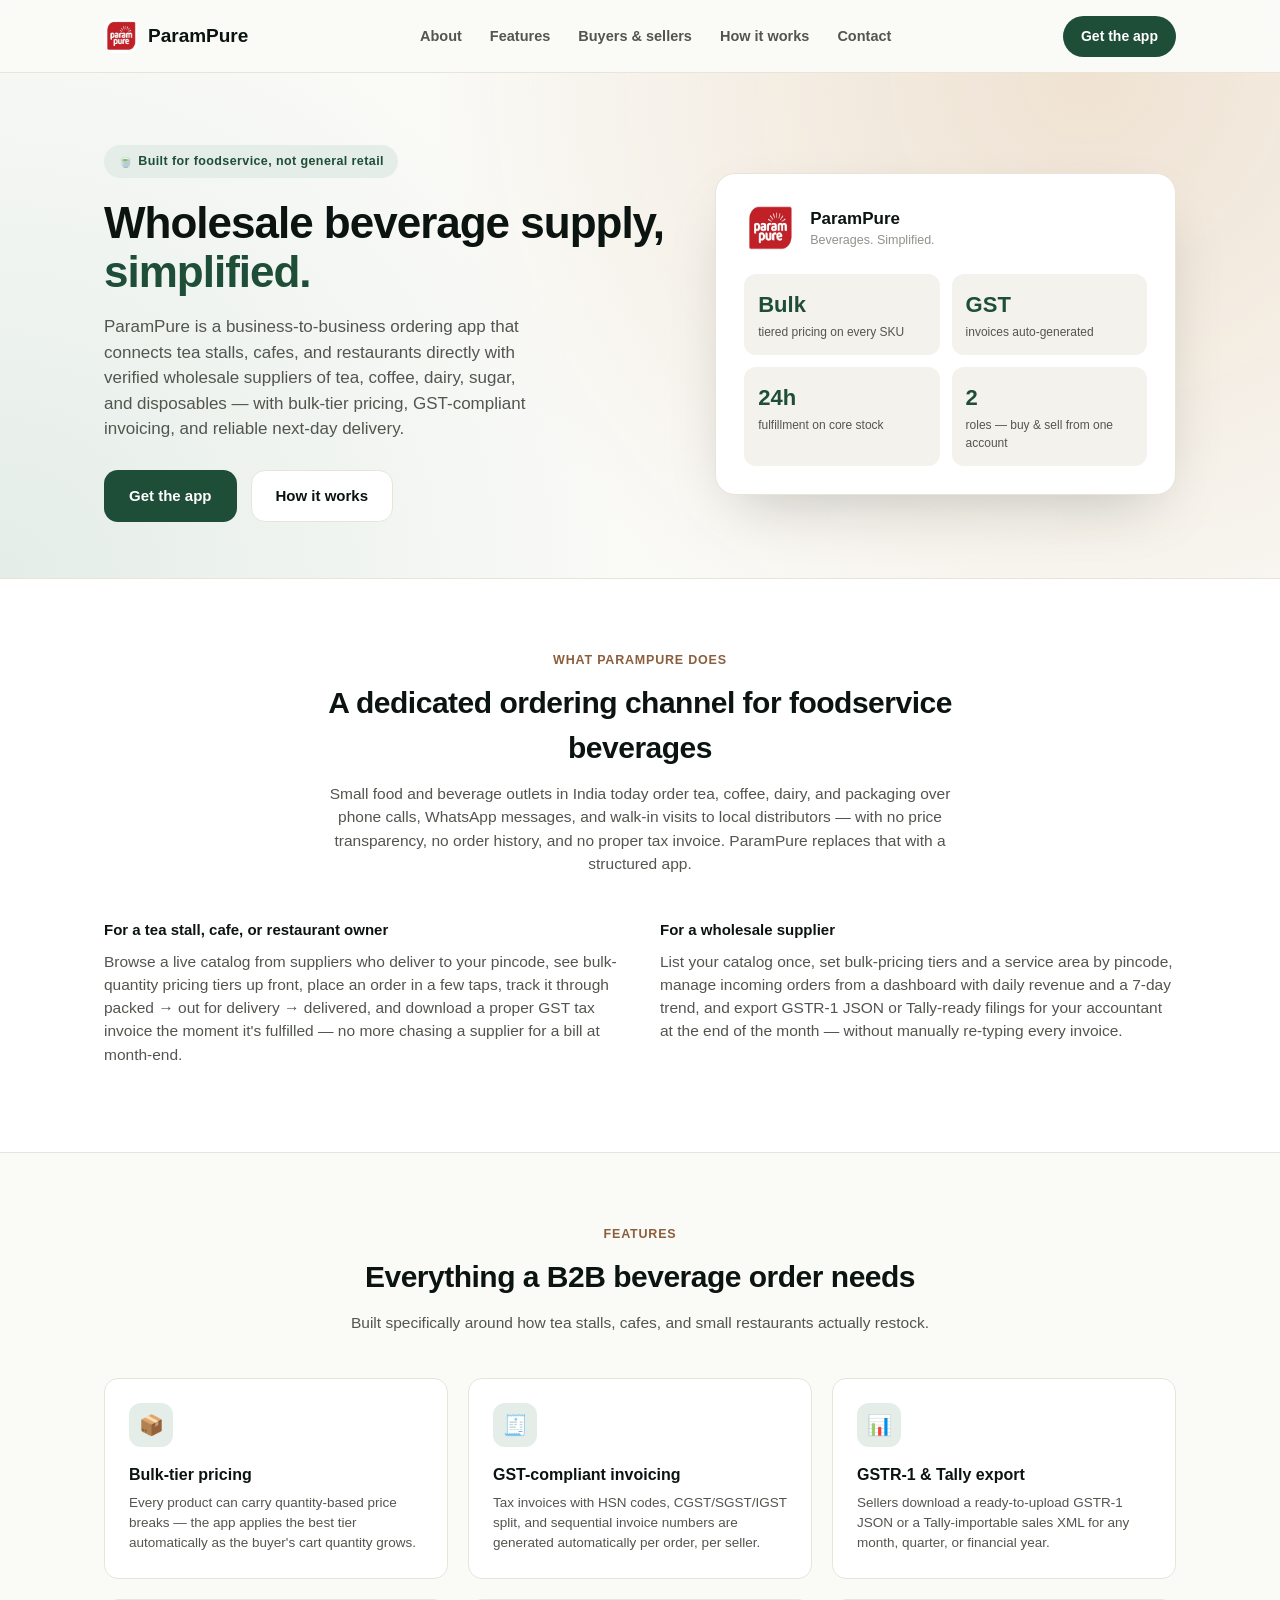
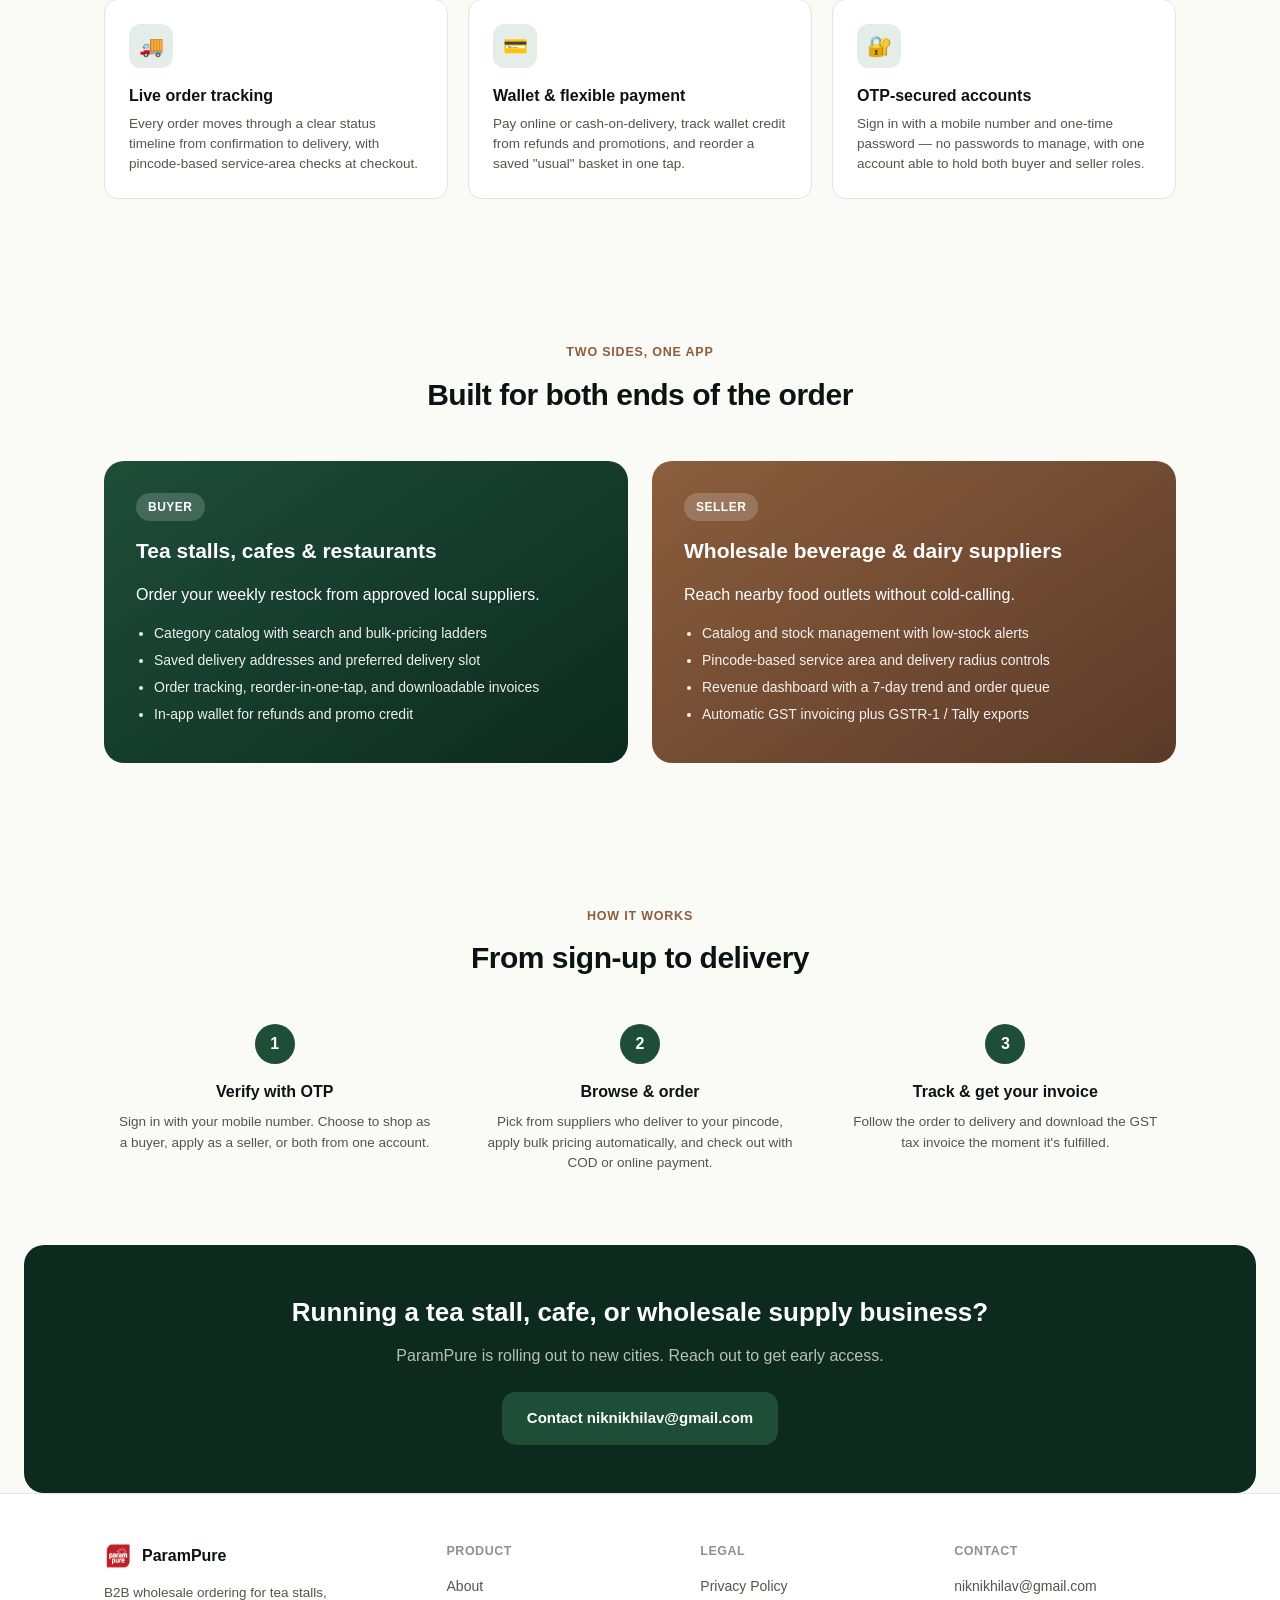
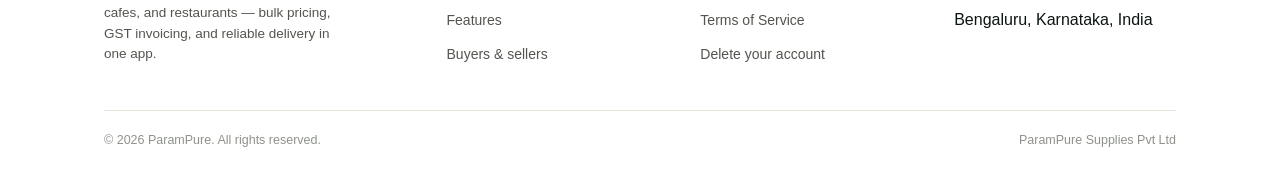
<file: index.html>
<!doctype html>
<html lang="en">
<head>
<meta charset="utf-8" />
<meta name="viewport" content="width=device-width, initial-scale=1" />
<title>ParamPure — Wholesale beverage supply for tea stalls, cafes & restaurants</title>
<meta name="description" content="ParamPure is a B2B ordering app that connects tea stalls, cafes, and restaurants with verified wholesale beverage suppliers — bulk-tier pricing, GST-compliant invoicing, and next-day delivery." />
<link rel="icon" href="assets/favicon-32.png" sizes="32x32" />
<link rel="apple-touch-icon" href="assets/apple-touch-icon.png" />
<meta property="og:title" content="ParamPure — B2B beverage supply, simplified" />
<meta property="og:description" content="Bulk ordering, GST invoicing, and next-day delivery for tea stalls, cafes & restaurants." />
<meta property="og:image" content="assets/og-logo.png" />
<meta property="og:type" content="website" />
<link rel="stylesheet" href="assets/styles.css" />
</head>
<body>

<nav class="nav">
  <div class="wrap">
    <a class="brand" href="#top">
      <img src="assets/logo.png" alt="ParamPure logo" />
      ParamPure
    </a>
    <ul class="nav-links">
      <li><a href="#purpose">About</a></li>
      <li><a href="#features">Features</a></li>
      <li><a href="#roles">Buyers &amp; sellers</a></li>
      <li><a href="#how-it-works">How it works</a></li>
      <li><a href="#contact">Contact</a></li>
    </ul>
    <a class="nav-cta" href="#contact">Get the app</a>
  </div>
</nav>

<header class="hero" id="top">
  <div class="wrap">
    <div>
      <span class="eyebrow">🍵 Built for foodservice, not general retail</span>
      <h1>Wholesale beverage supply,<br><span>simplified.</span></h1>
      <p class="lede">
        ParamPure is a business-to-business ordering app that connects tea
        stalls, cafes, and restaurants directly with verified wholesale
        suppliers of tea, coffee, dairy, sugar, and disposables — with
        bulk-tier pricing, GST-compliant invoicing, and reliable next-day
        delivery.
      </p>
      <div class="cta-row">
        <a class="btn btn-primary" href="#contact">Get the app</a>
        <a class="btn btn-secondary" href="#purpose">How it works</a>
      </div>
    </div>
    <div class="hero-card">
      <div class="hero-card-top">
        <img src="assets/logo.png" alt="ParamPure" />
        <div>
          <div class="name">ParamPure</div>
          <div class="sub">Beverages. Simplified.</div>
        </div>
      </div>
      <div class="stat-grid">
        <div class="stat"><div class="num">Bulk</div><div class="label">tiered pricing on every SKU</div></div>
        <div class="stat"><div class="num">GST</div><div class="label">invoices auto-generated</div></div>
        <div class="stat"><div class="num">24h</div><div class="label">fulfillment on core stock</div></div>
        <div class="stat"><div class="num">2</div><div class="label">roles — buy &amp; sell from one account</div></div>
      </div>
    </div>
  </div>
</header>

<section class="purpose" id="purpose">
  <div class="wrap">
    <div class="section-head">
      <div class="kicker">What ParamPure does</div>
      <h2>A dedicated ordering channel for foodservice beverages</h2>
      <p>
        Small food and beverage outlets in India today order tea, coffee,
        dairy, and packaging over phone calls, WhatsApp messages, and
        walk-in visits to local distributors — with no price transparency,
        no order history, and no proper tax invoice. ParamPure replaces that
        with a structured app.
      </p>
    </div>
    <div class="purpose-grid">
      <div>
        <h3>For a tea stall, cafe, or restaurant owner</h3>
        <p>
          Browse a live catalog from suppliers who deliver to your pincode,
          see bulk-quantity pricing tiers up front, place an order in a
          few taps, track it through packed → out for delivery → delivered,
          and download a proper GST tax invoice the moment it's fulfilled —
          no more chasing a supplier for a bill at month-end.
        </p>
      </div>
      <div>
        <h3>For a wholesale supplier</h3>
        <p>
          List your catalog once, set bulk-pricing tiers and a service
          area by pincode, manage incoming orders from a dashboard with
          daily revenue and a 7-day trend, and export GSTR-1 JSON or
          Tally-ready filings for your accountant at the end of the
          month — without manually re-typing every invoice.
        </p>
      </div>
    </div>
  </div>
</section>

<section id="features">
  <div class="wrap">
    <div class="section-head">
      <div class="kicker">Features</div>
      <h2>Everything a B2B beverage order needs</h2>
      <p>Built specifically around how tea stalls, cafes, and small restaurants actually restock.</p>
    </div>
    <div class="features-grid">
      <div class="feature-card">
        <div class="feature-icon">📦</div>
        <h3>Bulk-tier pricing</h3>
        <p>Every product can carry quantity-based price breaks — the app applies the best tier automatically as the buyer's cart quantity grows.</p>
      </div>
      <div class="feature-card">
        <div class="feature-icon">🧾</div>
        <h3>GST-compliant invoicing</h3>
        <p>Tax invoices with HSN codes, CGST/SGST/IGST split, and sequential invoice numbers are generated automatically per order, per seller.</p>
      </div>
      <div class="feature-card">
        <div class="feature-icon">📊</div>
        <h3>GSTR-1 &amp; Tally export</h3>
        <p>Sellers download a ready-to-upload GSTR-1 JSON or a Tally-importable sales XML for any month, quarter, or financial year.</p>
      </div>
      <div class="feature-card">
        <div class="feature-icon">🚚</div>
        <h3>Live order tracking</h3>
        <p>Every order moves through a clear status timeline from confirmation to delivery, with pincode-based service-area checks at checkout.</p>
      </div>
      <div class="feature-card">
        <div class="feature-icon">💳</div>
        <h3>Wallet &amp; flexible payment</h3>
        <p>Pay online or cash-on-delivery, track wallet credit from refunds and promotions, and reorder a saved "usual" basket in one tap.</p>
      </div>
      <div class="feature-card">
        <div class="feature-icon">🔐</div>
        <h3>OTP-secured accounts</h3>
        <p>Sign in with a mobile number and one-time password — no passwords to manage, with one account able to hold both buyer and seller roles.</p>
      </div>
    </div>
  </div>
</section>

<section id="roles">
  <div class="wrap">
    <div class="section-head">
      <div class="kicker">Two sides, one app</div>
      <h2>Built for both ends of the order</h2>
    </div>
    <div class="roles-grid">
      <div class="role-card buyer">
        <span class="tag">BUYER</span>
        <h3>Tea stalls, cafes &amp; restaurants</h3>
        <p>Order your weekly restock from approved local suppliers.</p>
        <ul>
          <li>Category catalog with search and bulk-pricing ladders</li>
          <li>Saved delivery addresses and preferred delivery slot</li>
          <li>Order tracking, reorder-in-one-tap, and downloadable invoices</li>
          <li>In-app wallet for refunds and promo credit</li>
        </ul>
      </div>
      <div class="role-card seller">
        <span class="tag">SELLER</span>
        <h3>Wholesale beverage &amp; dairy suppliers</h3>
        <p>Reach nearby food outlets without cold-calling.</p>
        <ul>
          <li>Catalog and stock management with low-stock alerts</li>
          <li>Pincode-based service area and delivery radius controls</li>
          <li>Revenue dashboard with a 7-day trend and order queue</li>
          <li>Automatic GST invoicing plus GSTR-1 / Tally exports</li>
        </ul>
      </div>
    </div>
  </div>
</section>

<section id="how-it-works">
  <div class="wrap">
    <div class="section-head">
      <div class="kicker">How it works</div>
      <h2>From sign-up to delivery</h2>
    </div>
    <div class="steps">
      <div class="step">
        <div class="step-num">1</div>
        <h3>Verify with OTP</h3>
        <p>Sign in with your mobile number. Choose to shop as a buyer, apply as a seller, or both from one account.</p>
      </div>
      <div class="step">
        <div class="step-num">2</div>
        <h3>Browse &amp; order</h3>
        <p>Pick from suppliers who deliver to your pincode, apply bulk pricing automatically, and check out with COD or online payment.</p>
      </div>
      <div class="step">
        <div class="step-num">3</div>
        <h3>Track &amp; get your invoice</h3>
        <p>Follow the order to delivery and download the GST tax invoice the moment it's fulfilled.</p>
      </div>
    </div>
  </div>
</section>

<div class="cta-band">
  <h2>Running a tea stall, cafe, or wholesale supply business?</h2>
  <p>ParamPure is rolling out to new cities. Reach out to get early access.</p>
  <div class="cta-row" id="contact">
    <a class="btn btn-primary" href="mailto:niknikhilav@gmail.com">Contact niknikhilav@gmail.com</a>
  </div>
</div>

<footer>
  <div class="wrap">
    <div class="footer-grid">
      <div>
        <div class="footer-brand">
          <img src="assets/logo.png" alt="ParamPure logo" />
          ParamPure
        </div>
        <p class="footer-desc">B2B wholesale ordering for tea stalls, cafes, and restaurants — bulk pricing, GST invoicing, and reliable delivery in one app.</p>
      </div>
      <div class="footer-col">
        <h4>Product</h4>
        <ul>
          <li><a href="#purpose">About</a></li>
          <li><a href="#features">Features</a></li>
          <li><a href="#roles">Buyers &amp; sellers</a></li>
        </ul>
      </div>
      <div class="footer-col">
        <h4>Legal</h4>
        <ul>
          <li><a href="privacy.html">Privacy Policy</a></li>
          <li><a href="terms.html">Terms of Service</a></li>
          <li><a href="delete-account.html">Delete your account</a></li>
        </ul>
      </div>
      <div class="footer-col">
        <h4>Contact</h4>
        <ul>
          <li><a href="mailto:niknikhilav@gmail.com">niknikhilav@gmail.com</a></li>
          <li>Bengaluru, Karnataka, India</li>
        </ul>
      </div>
    </div>
    <div class="footer-bottom">
      <span>© 2026 ParamPure. All rights reserved.</span>
      <span>ParamPure Supplies Pvt Ltd</span>
    </div>
  </div>
</footer>

</body>
</html>
</file>
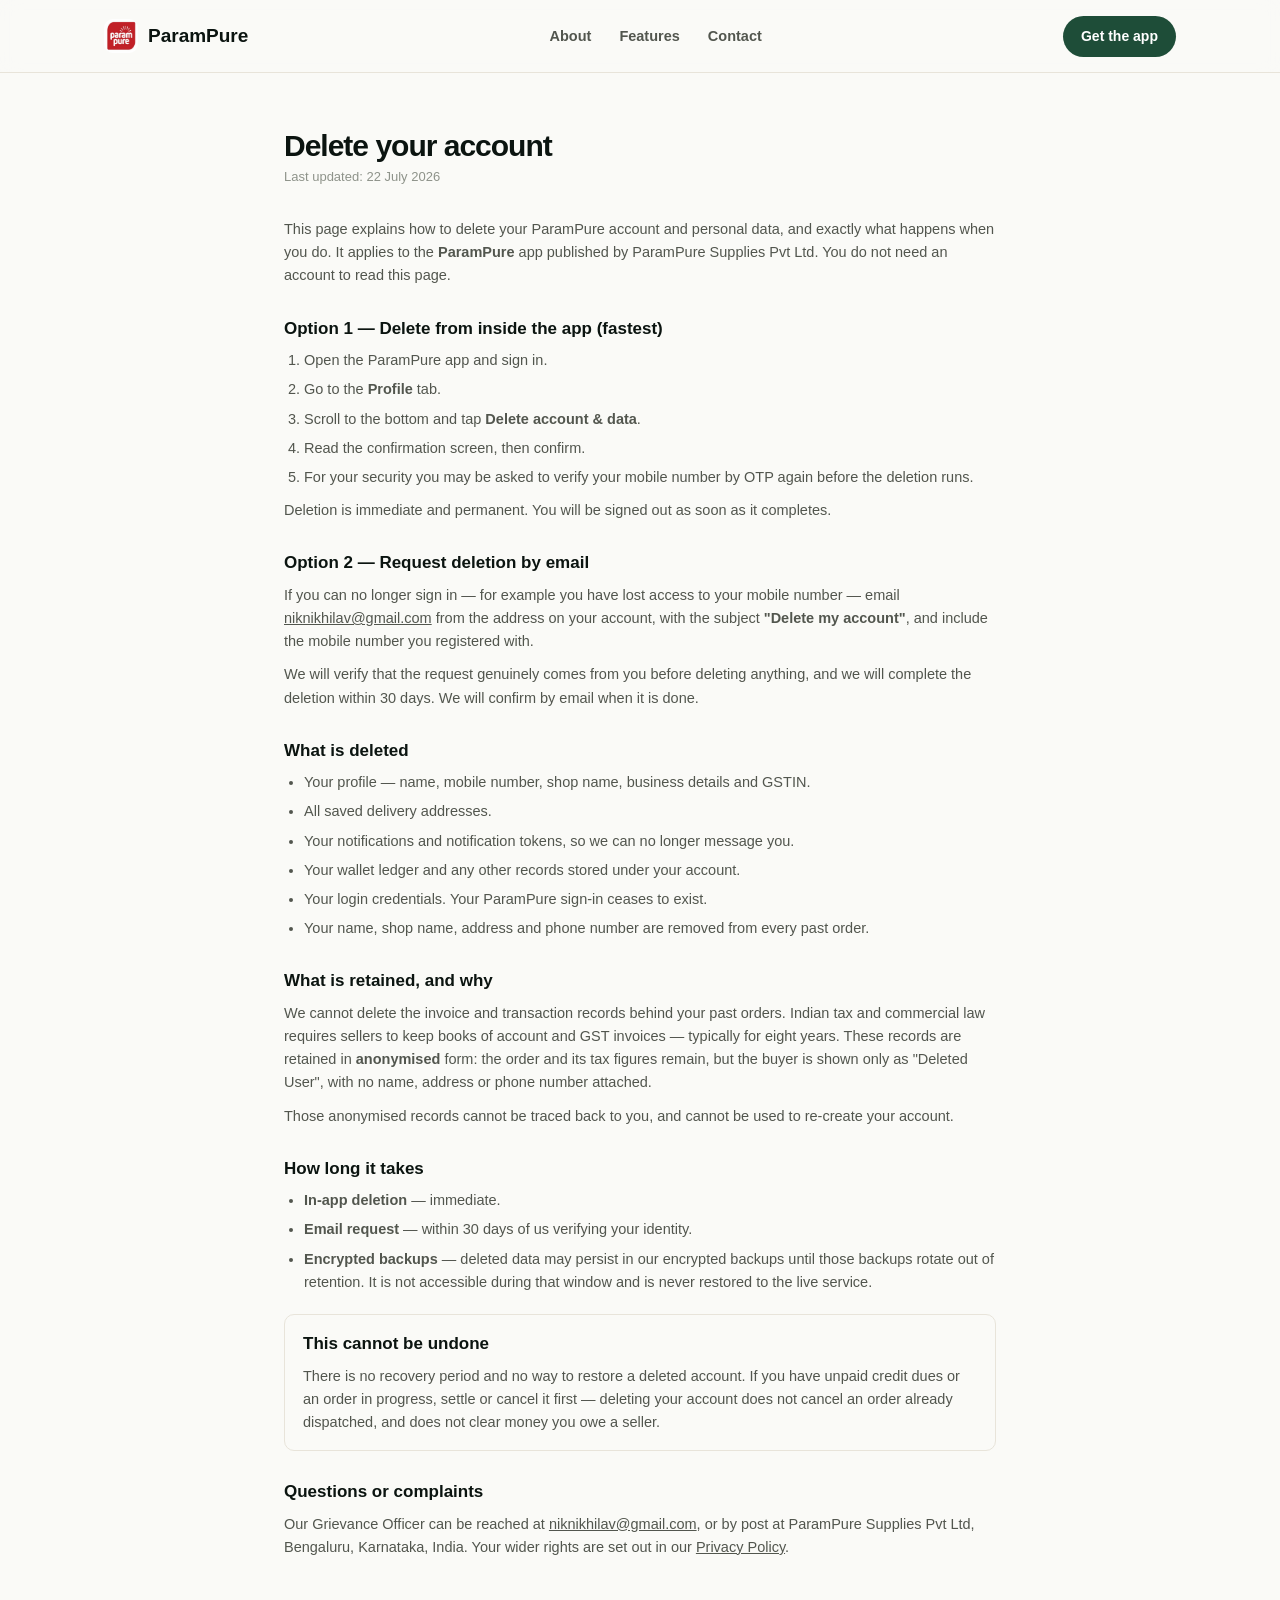
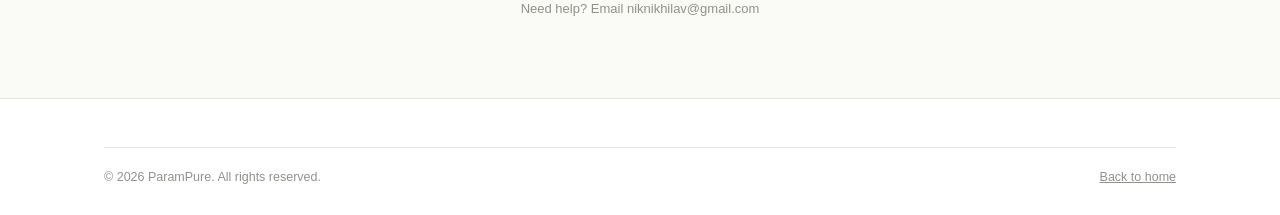
<file: delete-account.html>
<!doctype html>
<html lang="en">
<head>
<meta charset="utf-8" />
<meta name="viewport" content="width=device-width, initial-scale=1" />
<title>Delete Your Account — ParamPure</title>
<meta name="description" content="How to delete your ParamPure account and personal data — in-app steps, email request route, and exactly what is deleted and what is retained." />
<link rel="icon" href="assets/favicon-32.png" sizes="32x32" />
<link rel="stylesheet" href="assets/styles.css" />
</head>
<body>

<nav class="nav">
  <div class="wrap">
    <a class="brand" href="index.html">
      <img src="assets/logo.png" alt="ParamPure logo" />
      ParamPure
    </a>
    <ul class="nav-links">
      <li><a href="index.html#purpose">About</a></li>
      <li><a href="index.html#features">Features</a></li>
      <li><a href="index.html#contact">Contact</a></li>
    </ul>
    <a class="nav-cta" href="index.html#contact">Get the app</a>
  </div>
</nav>

<div class="legal-doc">
  <h1>Delete your account</h1>
  <div class="updated">Last updated: 22 July 2026</div>

  <p>This page explains how to delete your ParamPure account and personal data, and exactly what happens when you do. It applies to the <strong>ParamPure</strong> app published by ParamPure Supplies Pvt Ltd. You do not need an account to read this page.</p>

  <h2>Option 1 — Delete from inside the app (fastest)</h2>
  <ol>
    <li>Open the ParamPure app and sign in.</li>
    <li>Go to the <strong>Profile</strong> tab.</li>
    <li>Scroll to the bottom and tap <strong>Delete account &amp; data</strong>.</li>
    <li>Read the confirmation screen, then confirm.</li>
    <li>For your security you may be asked to verify your mobile number by OTP again before the deletion runs.</li>
  </ol>
  <p>Deletion is immediate and permanent. You will be signed out as soon as it completes.</p>

  <h2>Option 2 — Request deletion by email</h2>
  <p>If you can no longer sign in — for example you have lost access to your mobile number — email <a href="mailto:niknikhilav@gmail.com">niknikhilav@gmail.com</a> from the address on your account, with the subject <strong>"Delete my account"</strong>, and include the mobile number you registered with.</p>
  <p>We will verify that the request genuinely comes from you before deleting anything, and we will complete the deletion within 30 days. We will confirm by email when it is done.</p>

  <h2>What is deleted</h2>
  <ul>
    <li>Your profile — name, mobile number, shop name, business details and GSTIN.</li>
    <li>All saved delivery addresses.</li>
    <li>Your notifications and notification tokens, so we can no longer message you.</li>
    <li>Your wallet ledger and any other records stored under your account.</li>
    <li>Your login credentials. Your ParamPure sign-in ceases to exist.</li>
    <li>Your name, shop name, address and phone number are removed from every past order.</li>
  </ul>

  <h2>What is retained, and why</h2>
  <p>We cannot delete the invoice and transaction records behind your past orders. Indian tax and commercial law requires sellers to keep books of account and GST invoices — typically for eight years. These records are retained in <strong>anonymised</strong> form: the order and its tax figures remain, but the buyer is shown only as "Deleted User", with no name, address or phone number attached.</p>
  <p>Those anonymised records cannot be traced back to you, and cannot be used to re-create your account.</p>

  <h2>How long it takes</h2>
  <ul>
    <li><strong>In-app deletion</strong> — immediate.</li>
    <li><strong>Email request</strong> — within 30 days of us verifying your identity.</li>
    <li><strong>Encrypted backups</strong> — deleted data may persist in our encrypted backups until those backups rotate out of retention. It is not accessible during that window and is never restored to the live service.</li>
  </ul>

  <div class="callout">
    <h2>This cannot be undone</h2>
    <p>There is no recovery period and no way to restore a deleted account. If you have unpaid credit dues or an order in progress, settle or cancel it first — deleting your account does not cancel an order already dispatched, and does not clear money you owe a seller.</p>
  </div>

  <h2>Questions or complaints</h2>
  <p>Our Grievance Officer can be reached at <a href="mailto:niknikhilav@gmail.com">niknikhilav@gmail.com</a>, or by post at ParamPure Supplies Pvt Ltd, Bengaluru, Karnataka, India. Your wider rights are set out in our <a href="privacy.html">Privacy Policy</a>.</p>

  <div class="contact-note">Need help? Email niknikhilav@gmail.com</div>
</div>

<footer>
  <div class="wrap">
    <div class="footer-bottom">
      <span>© 2026 ParamPure. All rights reserved.</span>
      <span><a href="index.html">Back to home</a></span>
    </div>
  </div>
</footer>

</body>
</html>
</file>
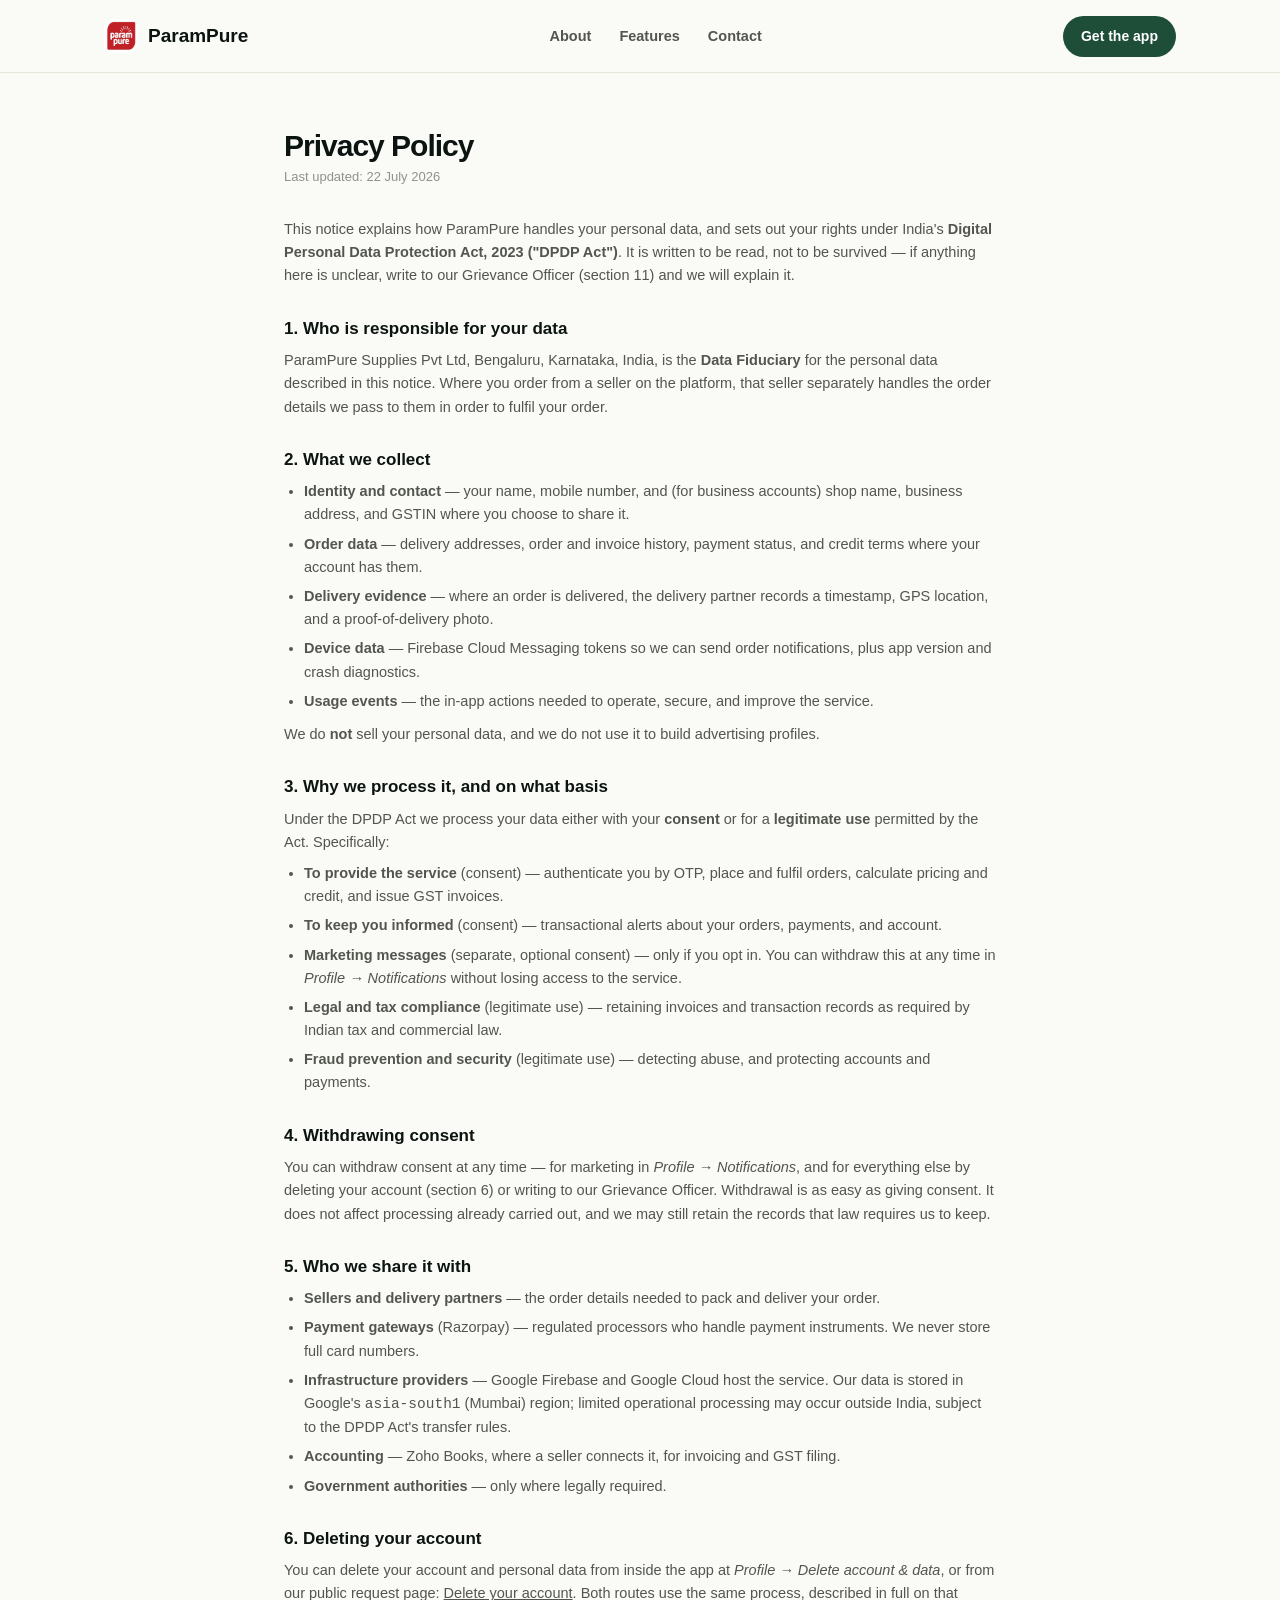
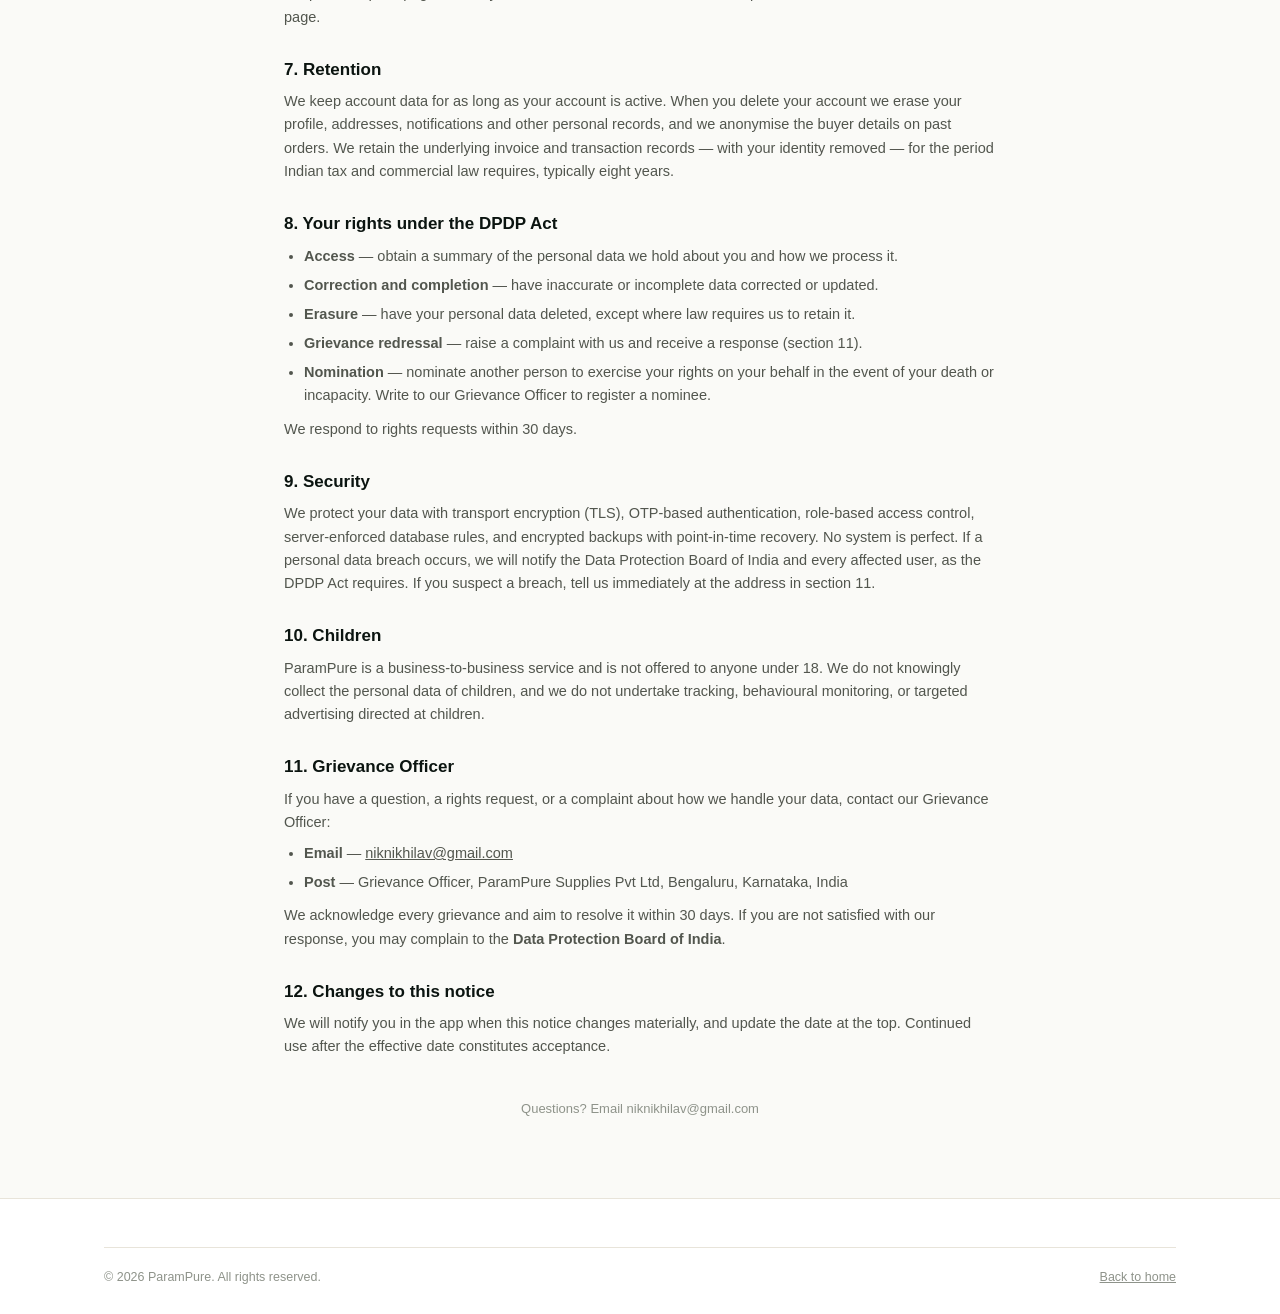
<file: privacy.html>
<!doctype html>
<html lang="en">
<head>
<meta charset="utf-8" />
<meta name="viewport" content="width=device-width, initial-scale=1" />
<title>Privacy Policy — ParamPure</title>
<meta name="description" content="ParamPure privacy policy: what data we collect, how it's used, your rights under India's DPDP Act 2023, and how to contact our Grievance Officer." />
<link rel="icon" href="assets/favicon-32.png" sizes="32x32" />
<link rel="stylesheet" href="assets/styles.css" />
</head>
<body>

<nav class="nav">
  <div class="wrap">
    <a class="brand" href="index.html">
      <img src="assets/logo.png" alt="ParamPure logo" />
      ParamPure
    </a>
    <ul class="nav-links">
      <li><a href="index.html#purpose">About</a></li>
      <li><a href="index.html#features">Features</a></li>
      <li><a href="index.html#contact">Contact</a></li>
    </ul>
    <a class="nav-cta" href="index.html#contact">Get the app</a>
  </div>
</nav>

<div class="legal-doc">
  <h1>Privacy Policy</h1>
  <div class="updated">Last updated: 22 July 2026</div>

  <p>This notice explains how ParamPure handles your personal data, and sets out your rights under India's <strong>Digital Personal Data Protection Act, 2023 ("DPDP Act")</strong>. It is written to be read, not to be survived — if anything here is unclear, write to our Grievance Officer (section 11) and we will explain it.</p>

  <h2>1. Who is responsible for your data</h2>
  <p>ParamPure Supplies Pvt Ltd, Bengaluru, Karnataka, India, is the <strong>Data Fiduciary</strong> for the personal data described in this notice. Where you order from a seller on the platform, that seller separately handles the order details we pass to them in order to fulfil your order.</p>

  <h2>2. What we collect</h2>
  <ul>
    <li><strong>Identity and contact</strong> — your name, mobile number, and (for business accounts) shop name, business address, and GSTIN where you choose to share it.</li>
    <li><strong>Order data</strong> — delivery addresses, order and invoice history, payment status, and credit terms where your account has them.</li>
    <li><strong>Delivery evidence</strong> — where an order is delivered, the delivery partner records a timestamp, GPS location, and a proof-of-delivery photo.</li>
    <li><strong>Device data</strong> — Firebase Cloud Messaging tokens so we can send order notifications, plus app version and crash diagnostics.</li>
    <li><strong>Usage events</strong> — the in-app actions needed to operate, secure, and improve the service.</li>
  </ul>
  <p>We do <strong>not</strong> sell your personal data, and we do not use it to build advertising profiles.</p>

  <h2>3. Why we process it, and on what basis</h2>
  <p>Under the DPDP Act we process your data either with your <strong>consent</strong> or for a <strong>legitimate use</strong> permitted by the Act. Specifically:</p>
  <ul>
    <li><strong>To provide the service</strong> (consent) — authenticate you by OTP, place and fulfil orders, calculate pricing and credit, and issue GST invoices.</li>
    <li><strong>To keep you informed</strong> (consent) — transactional alerts about your orders, payments, and account.</li>
    <li><strong>Marketing messages</strong> (separate, optional consent) — only if you opt in. You can withdraw this at any time in <em>Profile → Notifications</em> without losing access to the service.</li>
    <li><strong>Legal and tax compliance</strong> (legitimate use) — retaining invoices and transaction records as required by Indian tax and commercial law.</li>
    <li><strong>Fraud prevention and security</strong> (legitimate use) — detecting abuse, and protecting accounts and payments.</li>
  </ul>

  <h2>4. Withdrawing consent</h2>
  <p>You can withdraw consent at any time — for marketing in <em>Profile → Notifications</em>, and for everything else by deleting your account (section 6) or writing to our Grievance Officer. Withdrawal is as easy as giving consent. It does not affect processing already carried out, and we may still retain the records that law requires us to keep.</p>

  <h2>5. Who we share it with</h2>
  <ul>
    <li><strong>Sellers and delivery partners</strong> — the order details needed to pack and deliver your order.</li>
    <li><strong>Payment gateways</strong> (Razorpay) — regulated processors who handle payment instruments. We never store full card numbers.</li>
    <li><strong>Infrastructure providers</strong> — Google Firebase and Google Cloud host the service. Our data is stored in Google's <code>asia-south1</code> (Mumbai) region; limited operational processing may occur outside India, subject to the DPDP Act's transfer rules.</li>
    <li><strong>Accounting</strong> — Zoho Books, where a seller connects it, for invoicing and GST filing.</li>
    <li><strong>Government authorities</strong> — only where legally required.</li>
  </ul>

  <h2>6. Deleting your account</h2>
  <p>You can delete your account and personal data from inside the app at <em>Profile → Delete account &amp; data</em>, or from our public request page: <a href="delete-account.html">Delete your account</a>. Both routes use the same process, described in full on that page.</p>

  <h2>7. Retention</h2>
  <p>We keep account data for as long as your account is active. When you delete your account we erase your profile, addresses, notifications and other personal records, and we anonymise the buyer details on past orders. We retain the underlying invoice and transaction records — with your identity removed — for the period Indian tax and commercial law requires, typically eight years.</p>

  <h2>8. Your rights under the DPDP Act</h2>
  <ul>
    <li><strong>Access</strong> — obtain a summary of the personal data we hold about you and how we process it.</li>
    <li><strong>Correction and completion</strong> — have inaccurate or incomplete data corrected or updated.</li>
    <li><strong>Erasure</strong> — have your personal data deleted, except where law requires us to retain it.</li>
    <li><strong>Grievance redressal</strong> — raise a complaint with us and receive a response (section 11).</li>
    <li><strong>Nomination</strong> — nominate another person to exercise your rights on your behalf in the event of your death or incapacity. Write to our Grievance Officer to register a nominee.</li>
  </ul>
  <p>We respond to rights requests within 30 days.</p>

  <h2>9. Security</h2>
  <p>We protect your data with transport encryption (TLS), OTP-based authentication, role-based access control, server-enforced database rules, and encrypted backups with point-in-time recovery. No system is perfect. If a personal data breach occurs, we will notify the Data Protection Board of India and every affected user, as the DPDP Act requires. If you suspect a breach, tell us immediately at the address in section 11.</p>

  <h2>10. Children</h2>
  <p>ParamPure is a business-to-business service and is not offered to anyone under 18. We do not knowingly collect the personal data of children, and we do not undertake tracking, behavioural monitoring, or targeted advertising directed at children.</p>

  <h2>11. Grievance Officer</h2>
  <p>If you have a question, a rights request, or a complaint about how we handle your data, contact our Grievance Officer:</p>
  <ul>
    <li><strong>Email</strong> — <a href="mailto:niknikhilav@gmail.com">niknikhilav@gmail.com</a></li>
    <li><strong>Post</strong> — Grievance Officer, ParamPure Supplies Pvt Ltd, Bengaluru, Karnataka, India</li>
  </ul>
  <p>We acknowledge every grievance and aim to resolve it within 30 days. If you are not satisfied with our response, you may complain to the <strong>Data Protection Board of India</strong>.</p>

  <h2>12. Changes to this notice</h2>
  <p>We will notify you in the app when this notice changes materially, and update the date at the top. Continued use after the effective date constitutes acceptance.</p>

  <div class="contact-note">Questions? Email niknikhilav@gmail.com</div>
</div>

<footer>
  <div class="wrap">
    <div class="footer-bottom">
      <span>© 2026 ParamPure. All rights reserved.</span>
      <span><a href="index.html">Back to home</a></span>
    </div>
  </div>
</footer>

</body>
</html>
</file>
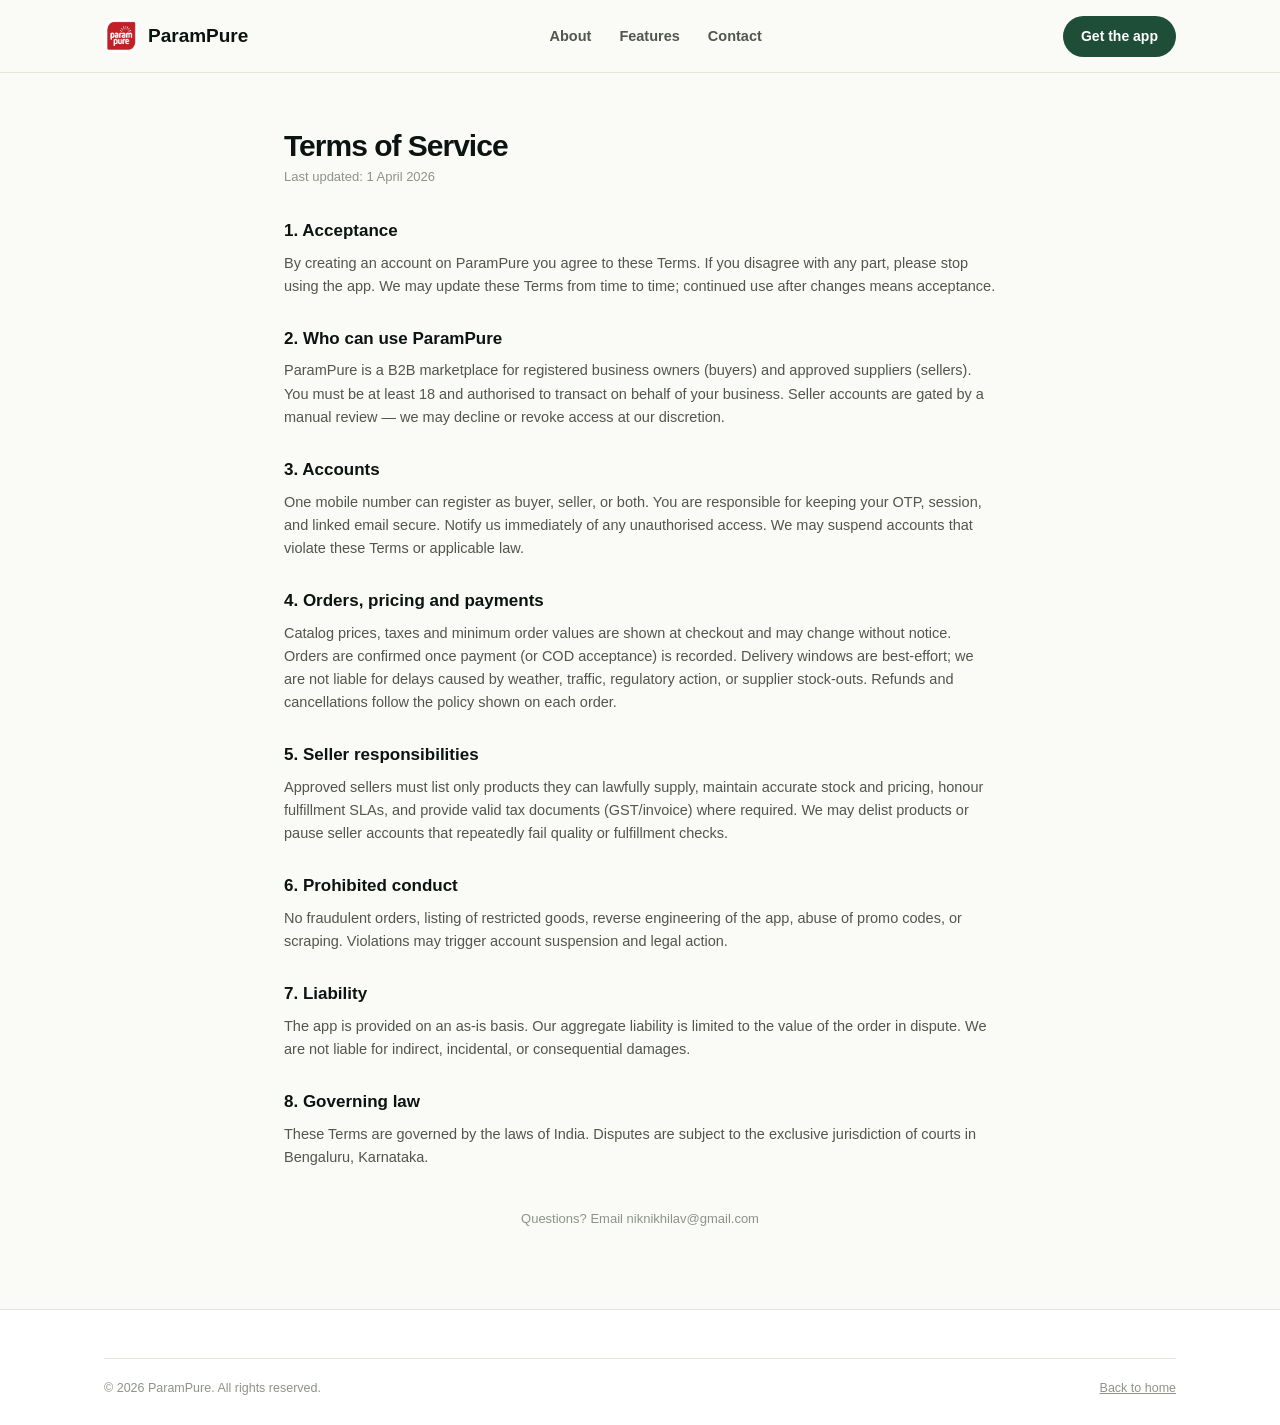
<file: terms.html>
<!doctype html>
<html lang="en">
<head>
<meta charset="utf-8" />
<meta name="viewport" content="width=device-width, initial-scale=1" />
<title>Terms of Service — ParamPure</title>
<meta name="description" content="ParamPure terms of service for buyers and sellers using the B2B ordering app." />
<link rel="icon" href="assets/favicon-32.png" sizes="32x32" />
<link rel="stylesheet" href="assets/styles.css" />
</head>
<body>

<nav class="nav">
  <div class="wrap">
    <a class="brand" href="index.html">
      <img src="assets/logo.png" alt="ParamPure logo" />
      ParamPure
    </a>
    <ul class="nav-links">
      <li><a href="index.html#purpose">About</a></li>
      <li><a href="index.html#features">Features</a></li>
      <li><a href="index.html#contact">Contact</a></li>
    </ul>
    <a class="nav-cta" href="index.html#contact">Get the app</a>
  </div>
</nav>

<div class="legal-doc">
  <h1>Terms of Service</h1>
  <div class="updated">Last updated: 1 April 2026</div>

  <h2>1. Acceptance</h2>
  <p>By creating an account on ParamPure you agree to these Terms. If you disagree with any part, please stop using the app. We may update these Terms from time to time; continued use after changes means acceptance.</p>

  <h2>2. Who can use ParamPure</h2>
  <p>ParamPure is a B2B marketplace for registered business owners (buyers) and approved suppliers (sellers). You must be at least 18 and authorised to transact on behalf of your business. Seller accounts are gated by a manual review — we may decline or revoke access at our discretion.</p>

  <h2>3. Accounts</h2>
  <p>One mobile number can register as buyer, seller, or both. You are responsible for keeping your OTP, session, and linked email secure. Notify us immediately of any unauthorised access. We may suspend accounts that violate these Terms or applicable law.</p>

  <h2>4. Orders, pricing and payments</h2>
  <p>Catalog prices, taxes and minimum order values are shown at checkout and may change without notice. Orders are confirmed once payment (or COD acceptance) is recorded. Delivery windows are best-effort; we are not liable for delays caused by weather, traffic, regulatory action, or supplier stock-outs. Refunds and cancellations follow the policy shown on each order.</p>

  <h2>5. Seller responsibilities</h2>
  <p>Approved sellers must list only products they can lawfully supply, maintain accurate stock and pricing, honour fulfillment SLAs, and provide valid tax documents (GST/invoice) where required. We may delist products or pause seller accounts that repeatedly fail quality or fulfillment checks.</p>

  <h2>6. Prohibited conduct</h2>
  <p>No fraudulent orders, listing of restricted goods, reverse engineering of the app, abuse of promo codes, or scraping. Violations may trigger account suspension and legal action.</p>

  <h2>7. Liability</h2>
  <p>The app is provided on an as-is basis. Our aggregate liability is limited to the value of the order in dispute. We are not liable for indirect, incidental, or consequential damages.</p>

  <h2>8. Governing law</h2>
  <p>These Terms are governed by the laws of India. Disputes are subject to the exclusive jurisdiction of courts in Bengaluru, Karnataka.</p>

  <div class="contact-note">Questions? Email niknikhilav@gmail.com</div>
</div>

<footer>
  <div class="wrap">
    <div class="footer-bottom">
      <span>© 2026 ParamPure. All rights reserved.</span>
      <span><a href="index.html">Back to home</a></span>
    </div>
  </div>
</footer>

</body>
</html>
</file>
<file: assets/styles.css>
:root {
  --primary: #1e4d38;
  --primary-dark: #0c2b1e;
  --primary-soft: #e4ede7;
  --accent: #8b5e3c;
  --accent-soft: #efe2d2;
  --gold: #c9a24a;
  --gold-soft: #f6eed4;
  --bg: #fafaf7;
  --surface: #ffffff;
  --surface-alt: #f4f2ec;
  --border: #e8e4da;
  --text: #0b1410;
  --text-secondary: #52564e;
  --text-muted: #8e938a;
  --radius-lg: 20px;
  --radius-md: 14px;
  --max-w: 1120px;
}

* { box-sizing: border-box; }

html { scroll-behavior: smooth; }

body {
  margin: 0;
  font-family: "Inter", -apple-system, BlinkMacSystemFont, "Segoe UI", Roboto, sans-serif;
  background: var(--bg);
  color: var(--text);
  line-height: 1.5;
  -webkit-font-smoothing: antialiased;
}

a { color: inherit; }

img { max-width: 100%; display: block; }

.wrap {
  max-width: var(--max-w);
  margin: 0 auto;
  padding: 0 24px;
}

/* ---------- Nav ---------- */
.nav {
  position: sticky;
  top: 0;
  z-index: 50;
  background: rgba(250, 250, 247, 0.85);
  backdrop-filter: blur(10px);
  border-bottom: 1px solid var(--border);
}
.nav .wrap {
  display: flex;
  align-items: center;
  justify-content: space-between;
  height: 72px;
}
.brand {
  display: flex;
  align-items: center;
  gap: 10px;
  font-weight: 800;
  font-size: 19px;
  text-decoration: none;
  color: var(--text);
}
.brand img { width: 34px; height: 34px; border-radius: 9px; }
.nav-links {
  display: flex;
  gap: 28px;
  list-style: none;
  margin: 0;
  padding: 0;
}
.nav-links a {
  text-decoration: none;
  font-size: 14.5px;
  font-weight: 600;
  color: var(--text-secondary);
  transition: color .15s;
}
.nav-links a:hover { color: var(--primary); }
.nav-cta {
  display: inline-flex;
  align-items: center;
  gap: 6px;
  background: var(--primary);
  color: #fff;
  padding: 10px 18px;
  border-radius: 999px;
  font-weight: 700;
  font-size: 14px;
  text-decoration: none;
  white-space: nowrap;
}
.nav-toggle { display: none; }

@media (max-width: 800px) {
  .nav-links { display: none; }
  .nav-toggle {
    display: inline-flex;
    background: none;
    border: none;
    cursor: pointer;
    padding: 8px;
  }
}

/* ---------- Hero ---------- */
.hero {
  padding: 72px 0 56px;
  background:
    radial-gradient(circle at 85% 0%, var(--accent-soft) 0%, transparent 55%),
    radial-gradient(circle at 0% 100%, var(--primary-soft) 0%, transparent 45%);
}
.hero .wrap {
  display: grid;
  grid-template-columns: 1.1fr 0.9fr;
  gap: 48px;
  align-items: center;
}
.eyebrow {
  display: inline-flex;
  align-items: center;
  gap: 8px;
  background: var(--primary-soft);
  color: var(--primary);
  font-weight: 700;
  font-size: 12.5px;
  letter-spacing: 0.4px;
  padding: 7px 14px;
  border-radius: 999px;
  margin-bottom: 20px;
}
h1 {
  font-size: 44px;
  line-height: 1.12;
  letter-spacing: -1px;
  font-weight: 800;
  margin: 0 0 18px;
}
h1 span { color: var(--primary); }
.lede {
  font-size: 17px;
  color: var(--text-secondary);
  max-width: 46ch;
  margin: 0 0 28px;
}
.cta-row { display: flex; gap: 14px; flex-wrap: wrap; }
.btn {
  display: inline-flex;
  align-items: center;
  gap: 8px;
  padding: 14px 24px;
  border-radius: 14px;
  font-weight: 700;
  font-size: 15px;
  text-decoration: none;
  border: 1px solid transparent;
}
.btn-primary { background: var(--primary); color: #fff; }
.btn-secondary { background: var(--surface); color: var(--text); border-color: var(--border); }

.hero-card {
  background: var(--surface);
  border: 1px solid var(--border);
  border-radius: var(--radius-lg);
  padding: 28px;
  box-shadow: 0 24px 60px -24px rgba(11, 20, 16, 0.25);
}
.hero-card-top {
  display: flex;
  align-items: center;
  gap: 14px;
  margin-bottom: 20px;
}
.hero-card-top img { width: 52px; height: 52px; border-radius: 14px; }
.hero-card-top .name { font-weight: 800; font-size: 17px; }
.hero-card-top .sub { font-size: 12.5px; color: var(--text-muted); }
.stat-grid {
  display: grid;
  grid-template-columns: repeat(2, 1fr);
  gap: 12px;
}
.stat {
  background: var(--surface-alt);
  border-radius: 12px;
  padding: 14px;
}
.stat .num { font-size: 22px; font-weight: 800; color: var(--primary); }
.stat .label { font-size: 12px; color: var(--text-secondary); margin-top: 2px; }

@media (max-width: 800px) {
  .hero .wrap { grid-template-columns: 1fr; }
  h1 { font-size: 32px; }
}

/* ---------- Section shells ---------- */
section { padding: 72px 0; }
.section-head { max-width: 640px; margin: 0 auto 44px; text-align: center; }
.section-head .kicker {
  color: var(--accent);
  font-weight: 800;
  font-size: 12.5px;
  letter-spacing: 0.8px;
  text-transform: uppercase;
  margin-bottom: 10px;
}
.section-head h2 { font-size: 30px; letter-spacing: -0.5px; margin: 0 0 12px; }
.section-head p { color: var(--text-secondary); font-size: 15.5px; margin: 0; }

/* ---------- Purpose ---------- */
.purpose { background: var(--surface); border-top: 1px solid var(--border); border-bottom: 1px solid var(--border); }
.purpose-grid {
  display: grid;
  grid-template-columns: repeat(2, 1fr);
  gap: 40px;
  align-items: start;
}
.purpose-grid p { color: var(--text-secondary); font-size: 15.5px; margin: 0 0 14px; }
.purpose-grid h3 { font-size: 15px; margin: 0 0 8px; }
@media (max-width: 800px) { .purpose-grid { grid-template-columns: 1fr; } }

/* ---------- Features ---------- */
.features-grid {
  display: grid;
  grid-template-columns: repeat(3, 1fr);
  gap: 20px;
}
.feature-card {
  background: var(--surface);
  border: 1px solid var(--border);
  border-radius: var(--radius-md);
  padding: 24px;
}
.feature-icon {
  width: 44px;
  height: 44px;
  border-radius: 12px;
  background: var(--primary-soft);
  display: flex;
  align-items: center;
  justify-content: center;
  margin-bottom: 16px;
  font-size: 20px;
}
.feature-card h3 { font-size: 16px; margin: 0 0 6px; }
.feature-card p { font-size: 13.5px; color: var(--text-secondary); margin: 0; }
@media (max-width: 900px) { .features-grid { grid-template-columns: repeat(2, 1fr); } }
@media (max-width: 600px) { .features-grid { grid-template-columns: 1fr; } }

/* ---------- Roles (buyer/seller) ---------- */
.roles-grid { display: grid; grid-template-columns: 1fr 1fr; gap: 24px; }
.role-card {
  border-radius: var(--radius-lg);
  padding: 32px;
  color: #fff;
}
.role-card.buyer { background: linear-gradient(145deg, var(--primary) 0%, var(--primary-dark) 100%); }
.role-card.seller { background: linear-gradient(145deg, var(--accent) 0%, #5b3a29 100%); }
.role-card .tag {
  display: inline-block;
  background: rgba(255,255,255,0.18);
  font-size: 12px;
  font-weight: 700;
  letter-spacing: 0.5px;
  padding: 5px 12px;
  border-radius: 999px;
  margin-bottom: 14px;
}
.role-card h3 { font-size: 21px; margin: 0 0 10px; }
.role-card ul { padding-left: 18px; margin: 16px 0 0; font-size: 14px; opacity: 0.92; }
.role-card li { margin-bottom: 6px; }
@media (max-width: 800px) { .roles-grid { grid-template-columns: 1fr; } }

/* ---------- Steps ---------- */
.steps { display: grid; grid-template-columns: repeat(3, 1fr); gap: 24px; }
.step { text-align: center; padding: 0 12px; }
.step-num {
  width: 40px; height: 40px;
  border-radius: 50%;
  background: var(--primary);
  color: #fff;
  display: flex; align-items: center; justify-content: center;
  font-weight: 800;
  margin: 0 auto 16px;
}
.step h3 { font-size: 16px; margin: 0 0 8px; }
.step p { font-size: 13.5px; color: var(--text-secondary); margin: 0; }
@media (max-width: 800px) { .steps { grid-template-columns: 1fr; gap: 32px; } }

/* ---------- CTA band ---------- */
.cta-band {
  background: var(--primary-dark);
  color: #fff;
  border-radius: var(--radius-lg);
  padding: 48px;
  text-align: center;
  margin: 0 24px;
}
.cta-band h2 { font-size: 26px; margin: 0 0 12px; }
.cta-band p { color: rgba(255,255,255,0.7); margin: 0 0 24px; }
.cta-band .cta-row { justify-content: center; }
.cta-band .btn-secondary { background: rgba(255,255,255,0.1); color: #fff; border-color: rgba(255,255,255,0.2); }

/* ---------- Footer ---------- */
footer { background: var(--surface); border-top: 1px solid var(--border); padding: 48px 0 28px; }
.footer-grid {
  display: grid;
  grid-template-columns: 1.4fr 1fr 1fr 1fr;
  gap: 32px;
  margin-bottom: 32px;
}
.footer-brand { display: flex; align-items: center; gap: 10px; font-weight: 800; margin-bottom: 10px; }
.footer-brand img { width: 28px; height: 28px; border-radius: 8px; }
.footer-desc { color: var(--text-secondary); font-size: 13.5px; max-width: 32ch; }
.footer-col h4 { font-size: 12.5px; text-transform: uppercase; letter-spacing: 0.5px; color: var(--text-muted); margin: 0 0 14px; }
.footer-col ul { list-style: none; padding: 0; margin: 0; }
.footer-col li { margin-bottom: 10px; }
.footer-col a { text-decoration: none; font-size: 14px; color: var(--text-secondary); }
.footer-col a:hover { color: var(--primary); }
.footer-bottom {
  border-top: 1px solid var(--border);
  padding-top: 20px;
  display: flex;
  justify-content: space-between;
  flex-wrap: wrap;
  gap: 10px;
  font-size: 12.5px;
  color: var(--text-muted);
}
@media (max-width: 800px) { .footer-grid { grid-template-columns: 1fr 1fr; } }
@media (max-width: 500px) { .footer-grid { grid-template-columns: 1fr; } }

/* ---------- Legal pages ---------- */
.legal-doc { max-width: 760px; margin: 0 auto; padding: 56px 24px 80px; }
.legal-doc h1 { font-size: 30px; margin-bottom: 4px; }
.legal-doc .updated { color: var(--text-muted); font-size: 13px; margin-bottom: 32px; }
.legal-doc h2 { font-size: 17px; margin: 28px 0 8px; }
.legal-doc p { color: var(--text-secondary); font-size: 14.5px; line-height: 1.6; margin: 0; }
.legal-doc .contact-note { text-align: center; margin-top: 40px; color: var(--text-muted); font-size: 13px; }
.legal-doc ul, .legal-doc ol { color: var(--text-secondary); font-size: 14.5px; line-height: 1.6; margin: 8px 0 0; padding-left: 20px; }
.legal-doc li { margin-bottom: 6px; }
.legal-doc li:last-child { margin-bottom: 0; }
.legal-doc p + p, .legal-doc ul + p, .legal-doc ol + p { margin-top: 10px; }
.legal-doc .callout { border: 1px solid var(--border, #e5e5e5); border-radius: 10px; padding: 16px 18px; margin: 20px 0 0; }
.legal-doc .callout p { margin: 0; }
.legal-doc .callout h2 { margin-top: 0; }
</file>
